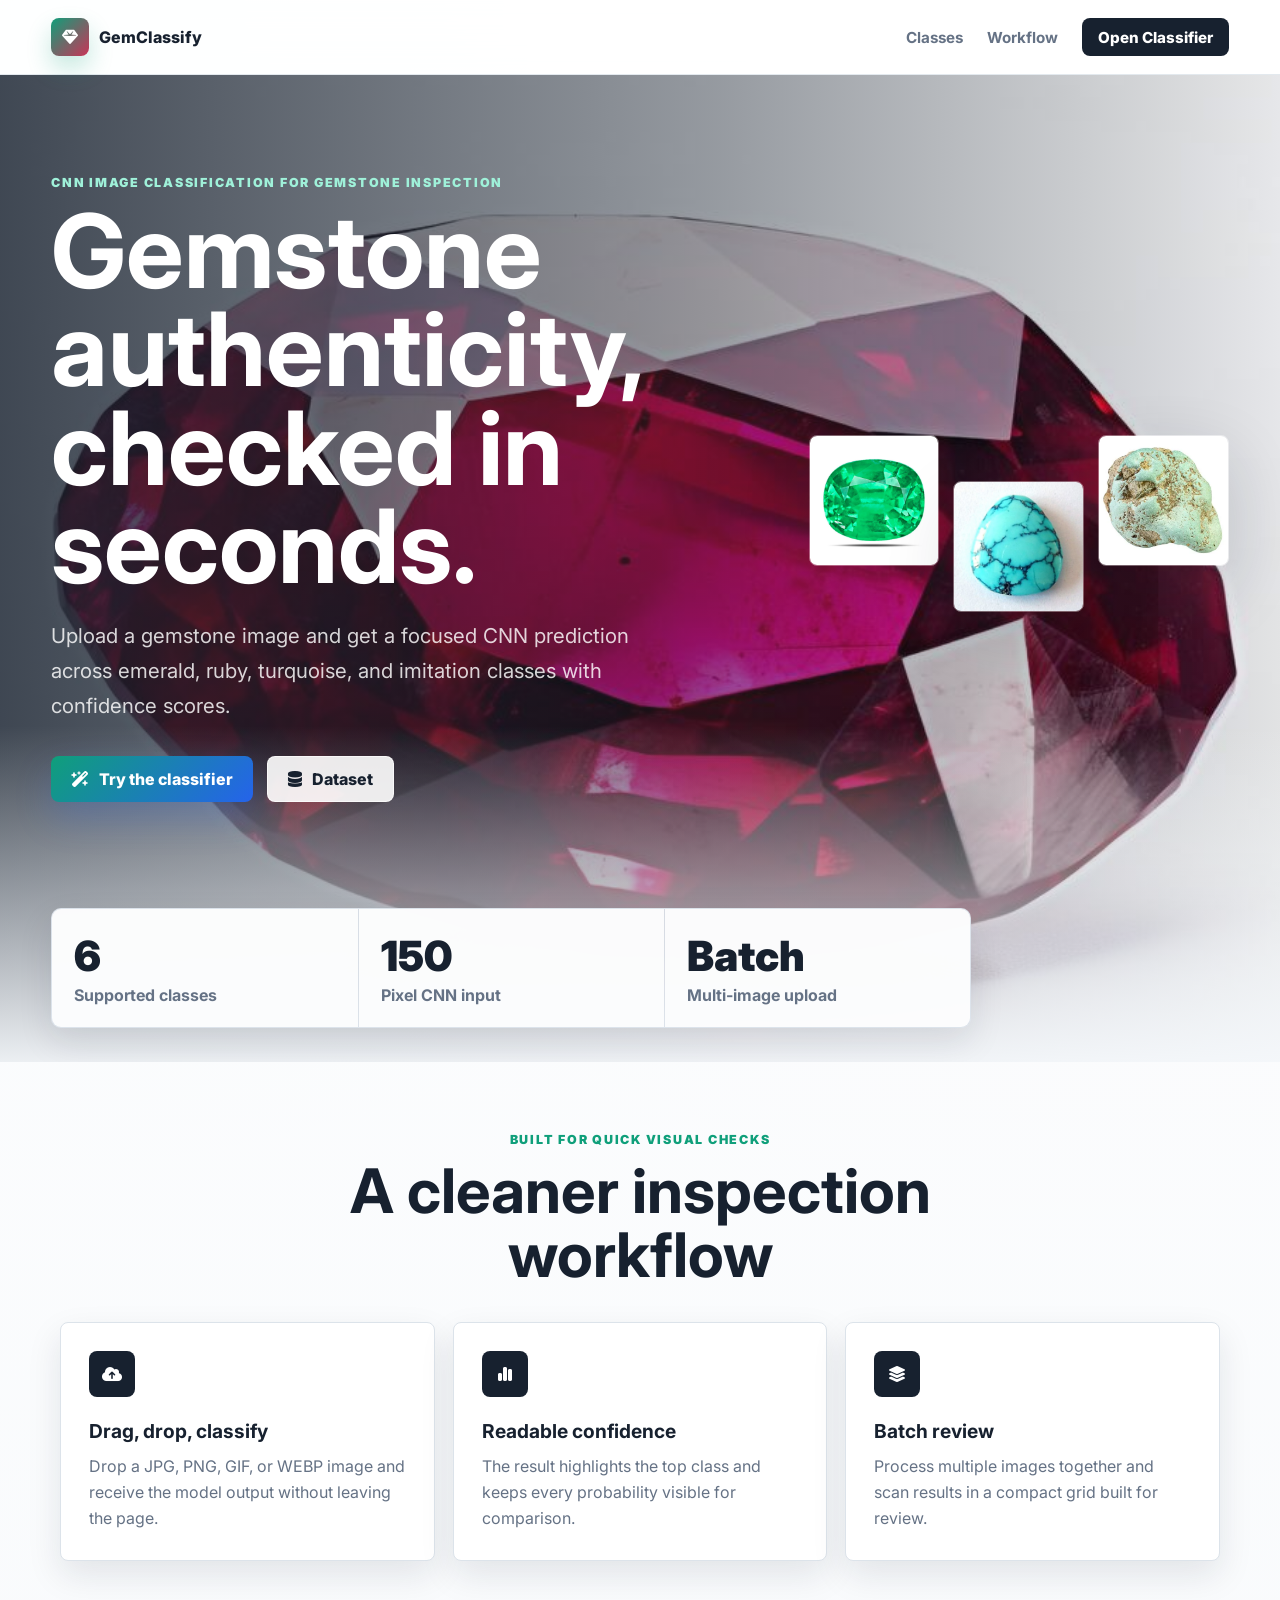
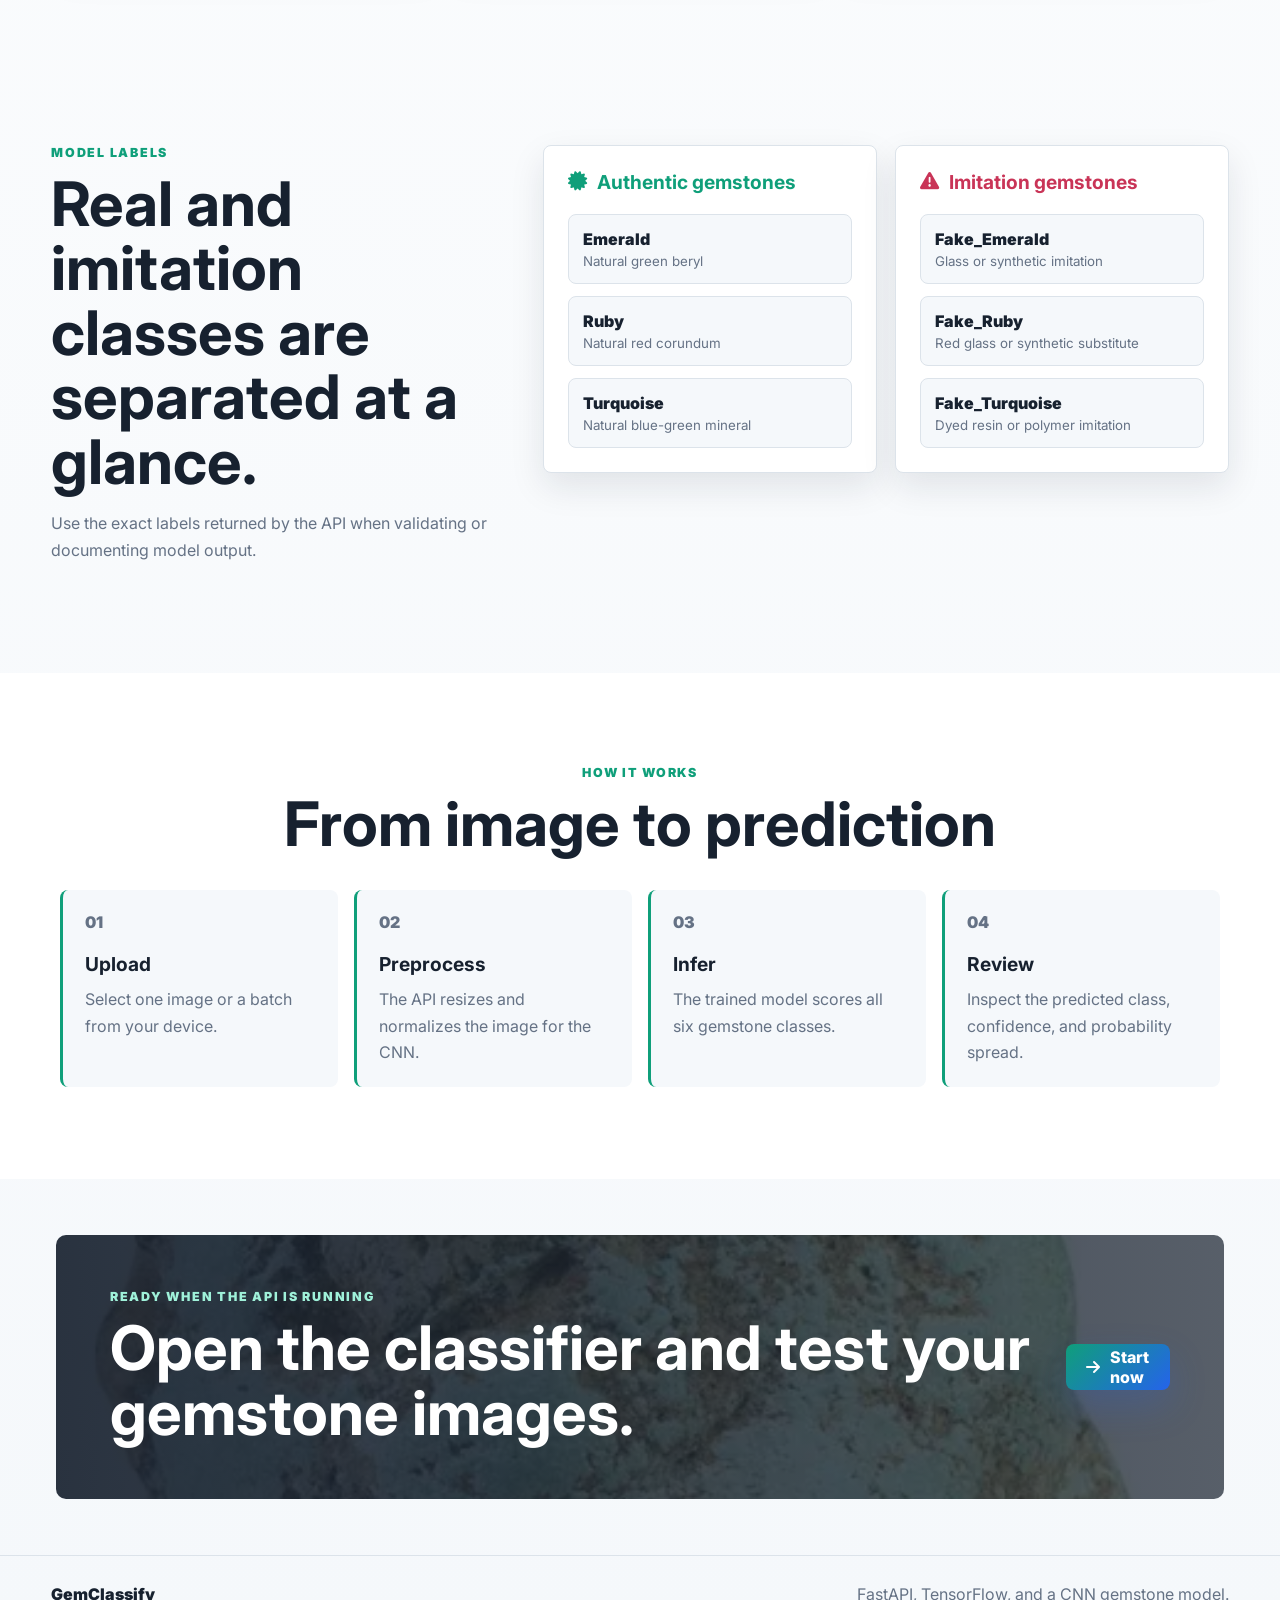
<file: index.html>
<!DOCTYPE html>
<html lang="en">

<head>
    <meta charset="UTF-8">
    <meta name="viewport" content="width=device-width, initial-scale=1.0">
    <title>GemClassify - CNN Gemstone Classification</title>
    <link rel="preconnect" href="https://fonts.googleapis.com">
    <link rel="preconnect" href="https://fonts.gstatic.com" crossorigin>
    <link href="https://fonts.googleapis.com/css2?family=Inter:wght@400;500;600;700;800&display=swap" rel="stylesheet">
    <link rel="stylesheet" href="https://cdnjs.cloudflare.com/ajax/libs/font-awesome/6.4.0/css/all.min.css">
    <link rel="stylesheet" href="styles.css">
</head>

<body class="site-body">
    <nav class="topbar">
        <a class="brand" href="./index.html">
            <span class="brand-mark"><i class="fa-solid fa-gem"></i></span>
            <span>GemClassify</span>
        </a>
        <div class="nav-links">
            <a href="#classes">Classes</a>
            <a href="#workflow">Workflow</a>
            <a href="./predict.html" class="button button-small">Open Classifier</a>
        </div>
    </nav>

    <main>
        <section class="hero">
            <div class="hero-media" aria-hidden="true">
                <img src="Downlode-test-images/EmeraldTestImage.png" alt="">
                <img src="Downlode-test-images/R.png" alt="">
                <img src="Downlode-test-images/OIP.jpg" alt="">
            </div>
            <div class="hero-content">
                <p class="eyebrow">CNN image classification for gemstone inspection</p>
                <h1>Gemstone authenticity, checked in seconds.</h1>
                <p class="hero-copy">
                    Upload a gemstone image and get a focused CNN prediction across emerald,
                    ruby, turquoise, and imitation classes with confidence scores.
                </p>
                <div class="hero-actions">
                    <a href="./predict.html" class="button button-primary">
                        <i class="fa-solid fa-wand-magic-sparkles"></i>
                        Try the classifier
                    </a>
                    <a href="https://www.kaggle.com/datasets/muhammadmuzamil5500/gemstones" target="_blank" rel="noopener noreferrer" class="button button-ghost">
                        <i class="fa-solid fa-database"></i>
                        Dataset
                    </a>
                </div>
            </div>
            <div class="hero-panel">
                <div class="metric">
                    <span>6</span>
                    <p>Supported classes</p>
                </div>
                <div class="metric">
                    <span>150</span>
                    <p>Pixel CNN input</p>
                </div>
                <div class="metric">
                    <span>Batch</span>
                    <p>Multi-image upload</p>
                </div>
            </div>
        </section>

        <section class="section section-tight">
            <div class="section-heading">
                <p class="eyebrow">Built for quick visual checks</p>
                <h2>A cleaner inspection workflow</h2>
            </div>
            <div class="feature-grid">
                <article class="feature-card">
                    <i class="fa-solid fa-cloud-arrow-up"></i>
                    <h3>Drag, drop, classify</h3>
                    <p>Drop a JPG, PNG, GIF, or WEBP image and receive the model output without leaving the page.</p>
                </article>
                <article class="feature-card">
                    <i class="fa-solid fa-chart-simple"></i>
                    <h3>Readable confidence</h3>
                    <p>The result highlights the top class and keeps every probability visible for comparison.</p>
                </article>
                <article class="feature-card">
                    <i class="fa-solid fa-layer-group"></i>
                    <h3>Batch review</h3>
                    <p>Process multiple images together and scan results in a compact grid built for review.</p>
                </article>
            </div>
        </section>

        <section class="section split-section" id="classes">
            <div class="section-heading align-left">
                <p class="eyebrow">Model labels</p>
                <h2>Real and imitation classes are separated at a glance.</h2>
                <p>Use the exact labels returned by the API when validating or documenting model output.</p>
            </div>
            <div class="class-columns">
                <article class="class-panel authentic">
                    <h3><i class="fa-solid fa-certificate"></i> Authentic gemstones</h3>
                    <ul>
                        <li><span>Emerald</span><small>Natural green beryl</small></li>
                        <li><span>Ruby</span><small>Natural red corundum</small></li>
                        <li><span>Turquoise</span><small>Natural blue-green mineral</small></li>
                    </ul>
                </article>
                <article class="class-panel imitation">
                    <h3><i class="fa-solid fa-triangle-exclamation"></i> Imitation gemstones</h3>
                    <ul>
                        <li><span>Fake_Emerald</span><small>Glass or synthetic imitation</small></li>
                        <li><span>Fake_Ruby</span><small>Red glass or synthetic substitute</small></li>
                        <li><span>Fake_Turquoise</span><small>Dyed resin or polymer imitation</small></li>
                    </ul>
                </article>
            </div>
        </section>

        <section class="section workflow" id="workflow">
            <div class="section-heading">
                <p class="eyebrow">How it works</p>
                <h2>From image to prediction</h2>
            </div>
            <div class="timeline">
                <div><span>01</span><h3>Upload</h3><p>Select one image or a batch from your device.</p></div>
                <div><span>02</span><h3>Preprocess</h3><p>The API resizes and normalizes the image for the CNN.</p></div>
                <div><span>03</span><h3>Infer</h3><p>The trained model scores all six gemstone classes.</p></div>
                <div><span>04</span><h3>Review</h3><p>Inspect the predicted class, confidence, and probability spread.</p></div>
            </div>
        </section>

        <section class="cta-band">
            <div>
                <p class="eyebrow">Ready when the API is running</p>
                <h2>Open the classifier and test your gemstone images.</h2>
            </div>
            <a href="./predict.html" class="button button-primary">
                <i class="fa-solid fa-arrow-right"></i>
                Start now
            </a>
        </section>
    </main>

    <footer class="footer">
        <span>GemClassify</span>
        <p>FastAPI, TensorFlow, and a CNN gemstone model.</p>
    </footer>
</body>

</html>
</file>
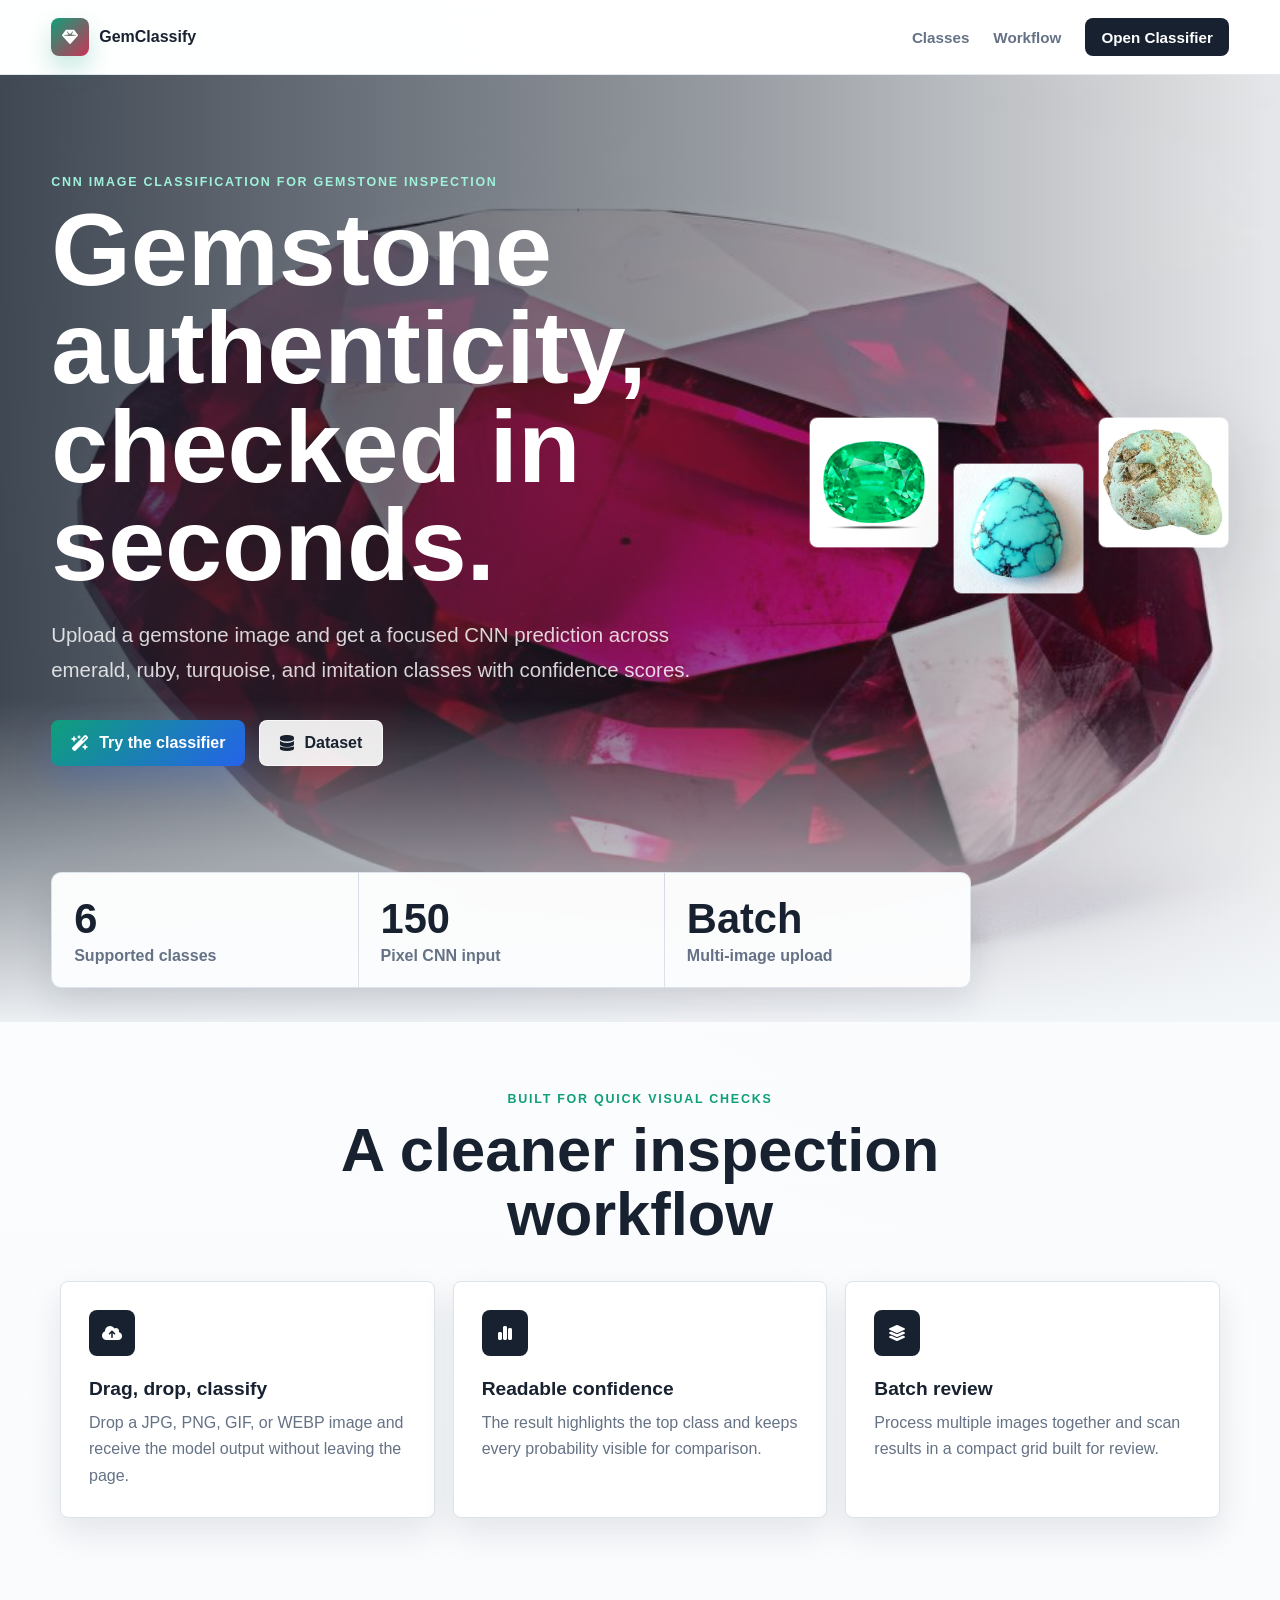
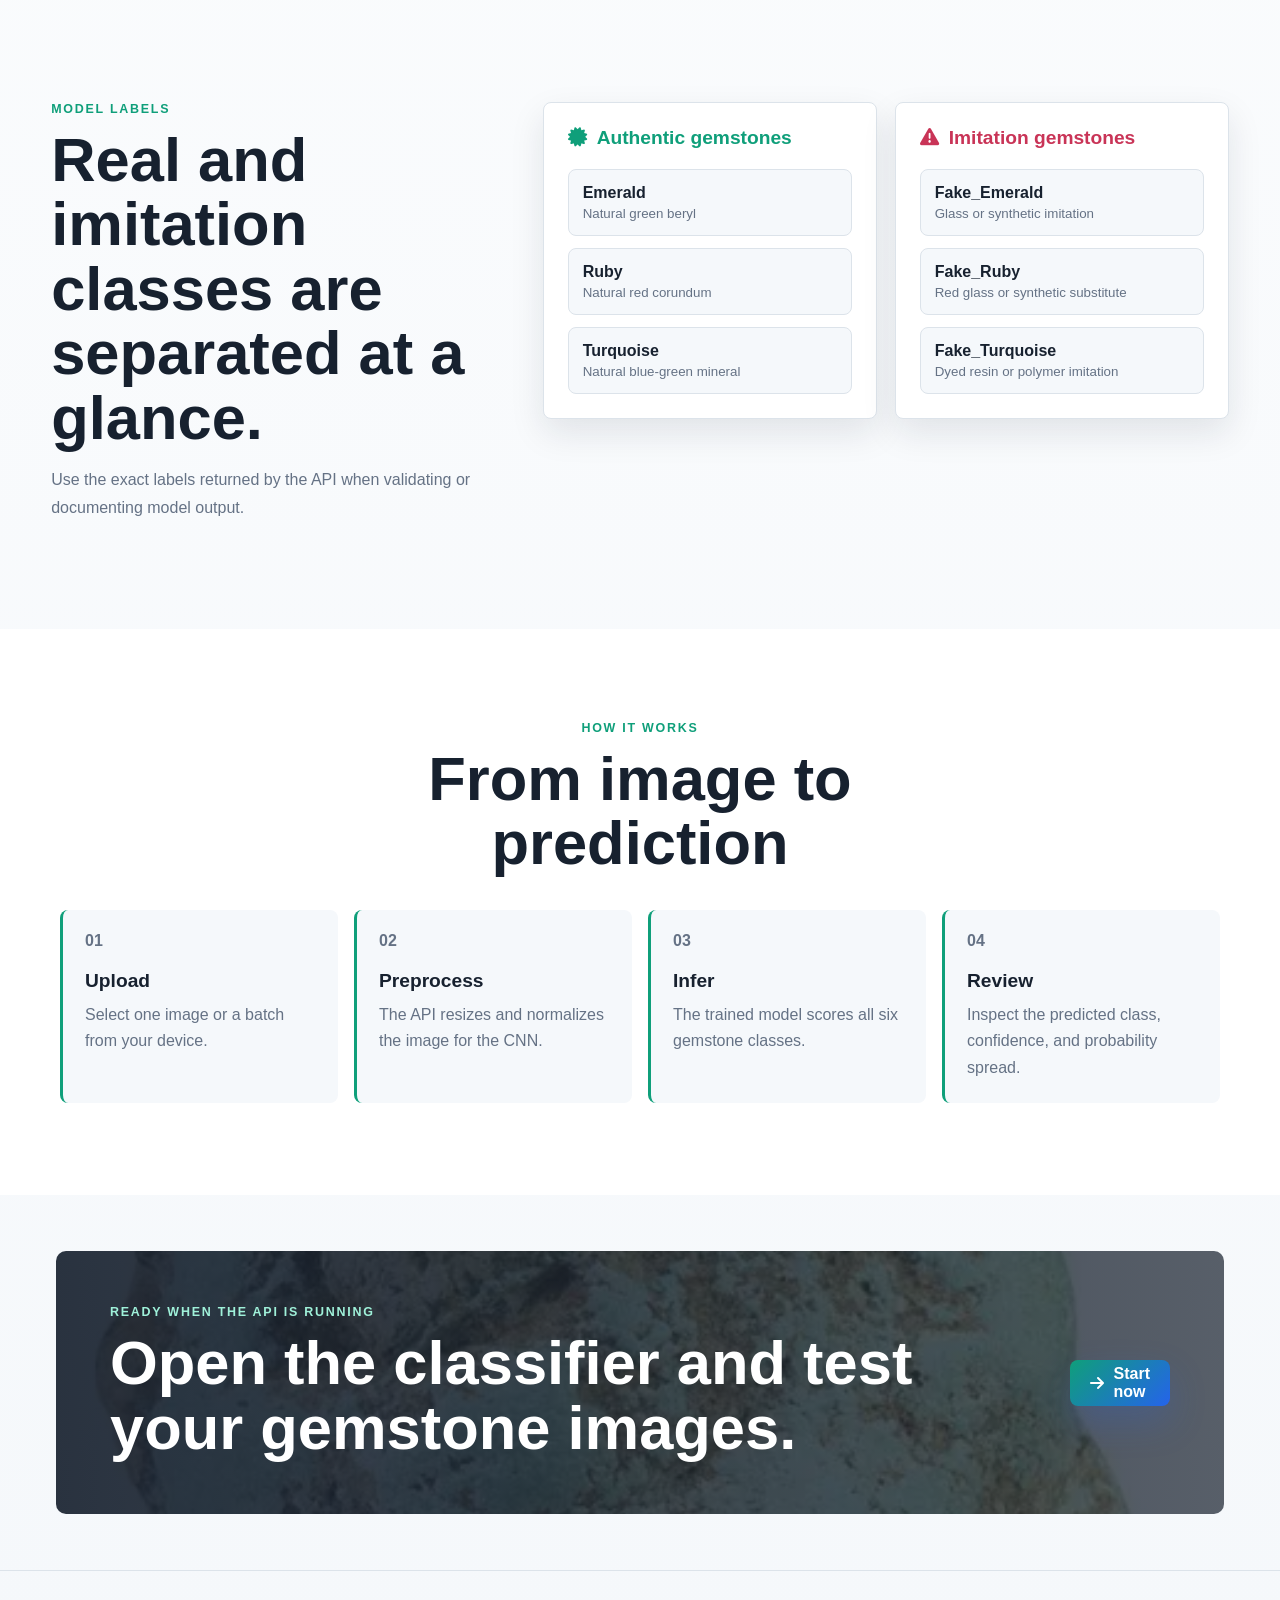
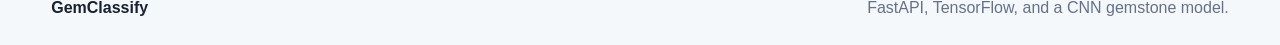
<file: landing.html>
<!DOCTYPE html>
<html lang="en">

<head>
    <meta charset="UTF-8">
    <meta http-equiv="refresh" content="0; url=/">
    <meta name="viewport" content="width=device-width, initial-scale=1.0">
    <title>GemClassify</title>
</head>

<body>
    <p><a href="/">Open GemClassify</a></p>
</body>

</html>
</file>
<file: styles.css>
:root {
    --ink: #17212f;
    --muted: #657285;
    --line: #dce3ea;
    --surface: #ffffff;
    --surface-soft: #f5f8fb;
    --emerald: #0f9f7a;
    --ruby: #c93457;
    --amber: #d88a24;
    --blue: #2563eb;
    --violet: #6d5dfc;
    --shadow: 0 24px 70px rgba(23, 33, 47, 0.14);
    --shadow-soft: 0 14px 34px rgba(23, 33, 47, 0.1);
}

* {
    box-sizing: border-box;
}

html {
    scroll-behavior: smooth;
}

body {
    margin: 0;
    font-family: Inter, "Segoe UI", Arial, sans-serif;
    color: var(--ink);
    background: var(--surface-soft);
}

a {
    color: inherit;
    text-decoration: none;
}

img {
    max-width: 100%;
    display: block;
}

button,
input,
label {
    font: inherit;
}

.site-body {
    background:
        linear-gradient(180deg, rgba(255, 255, 255, 0.88), rgba(245, 248, 251, 0.96)),
        radial-gradient(circle at top left, rgba(15, 159, 122, 0.18), transparent 34%),
        radial-gradient(circle at 85% 10%, rgba(201, 52, 87, 0.12), transparent 30%),
        var(--surface-soft);
}

.topbar {
    position: sticky;
    top: 0;
    z-index: 20;
    display: flex;
    align-items: center;
    justify-content: space-between;
    gap: 24px;
    padding: 18px clamp(18px, 4vw, 56px);
    background: rgba(255, 255, 255, 0.82);
    border-bottom: 1px solid rgba(220, 227, 234, 0.78);
    backdrop-filter: blur(18px);
}

.brand {
    display: inline-flex;
    align-items: center;
    gap: 10px;
    font-weight: 800;
    letter-spacing: 0;
}

.brand-mark {
    display: grid;
    width: 38px;
    height: 38px;
    place-items: center;
    color: #fff;
    background: linear-gradient(135deg, var(--emerald), var(--ruby));
    border-radius: 8px;
    box-shadow: 0 12px 24px rgba(15, 159, 122, 0.24);
}

.nav-links {
    display: flex;
    align-items: center;
    gap: 24px;
    color: var(--muted);
    font-size: 0.95rem;
    font-weight: 700;
}

.nav-links a:hover {
    color: var(--ink);
}

.button {
    display: inline-flex;
    align-items: center;
    justify-content: center;
    gap: 10px;
    min-height: 46px;
    padding: 0 20px;
    border: 0;
    border-radius: 8px;
    cursor: pointer;
    font-weight: 800;
    transition: transform 180ms ease, box-shadow 180ms ease, background 180ms ease;
}

.button:hover {
    transform: translateY(-2px);
}

.button-primary {
    color: #fff;
    background: linear-gradient(135deg, var(--emerald), var(--blue));
    box-shadow: 0 16px 36px rgba(37, 99, 235, 0.22);
}

.button-secondary {
    color: var(--ink);
    background: #eef3f7;
}

.button-ghost {
    color: var(--ink);
    background: rgba(255, 255, 255, 0.9);
    border: 1px solid rgba(255, 255, 255, 0.68);
}

.button-small {
    min-height: 38px;
    padding: 0 16px;
    color: #fff;
    background: var(--ink);
}

.hero {
    position: relative;
    min-height: calc(100vh - 74px);
    display: grid;
    grid-template-columns: minmax(0, 1fr) minmax(280px, 420px);
    align-items: end;
    gap: 36px;
    padding: clamp(46px, 8vw, 100px) clamp(18px, 4vw, 56px) 34px;
    overflow: hidden;
}

.hero::before {
    content: "";
    position: absolute;
    inset: 0;
    background:
        linear-gradient(90deg, rgba(23, 33, 47, 0.82), rgba(23, 33, 47, 0.44) 56%, rgba(23, 33, 47, 0.08)),
        url("Downlode-test-images/of-ruby-isolated-on-white-background-generative-ai-photo.jpg") center / cover;
    z-index: -2;
}

.hero::after {
    content: "";
    position: absolute;
    inset: auto 0 0;
    height: 34%;
    background: linear-gradient(180deg, transparent, rgba(245, 248, 251, 0.95));
    z-index: -1;
}

.hero-content {
    grid-column: 1;
    grid-row: 1;
    max-width: 780px;
    color: #fff;
    padding-bottom: min(8vh, 70px);
}

.eyebrow {
    margin: 0 0 12px;
    color: var(--emerald);
    font-size: 0.78rem;
    font-weight: 900;
    letter-spacing: 0.14em;
    text-transform: uppercase;
}

.hero .eyebrow,
.cta-band .eyebrow,
.side-panel .eyebrow {
    color: #9ff1d9;
}

.hero h1 {
    max-width: 760px;
    margin: 0;
    font-size: clamp(3rem, 8vw, 6.8rem);
    line-height: 0.96;
    letter-spacing: 0;
}

.hero-copy {
    max-width: 640px;
    margin: 24px 0 0;
    color: rgba(255, 255, 255, 0.82);
    font-size: clamp(1.05rem, 2vw, 1.28rem);
    line-height: 1.7;
}

.hero-actions {
    display: flex;
    flex-wrap: wrap;
    gap: 14px;
    margin-top: 32px;
}

.hero-media {
    grid-column: 2;
    grid-row: 1;
    align-self: center;
    display: grid;
    gap: 14px;
    grid-template-columns: repeat(3, minmax(76px, 1fr));
    width: min(100%, 420px);
}

.hero-media img {
    aspect-ratio: 1;
    width: 100%;
    object-fit: cover;
    border: 1px solid rgba(255, 255, 255, 0.36);
    border-radius: 8px;
    box-shadow: var(--shadow);
}

.hero-media img:nth-child(2) {
    margin-top: 46px;
}

.hero-panel {
    grid-column: 1 / -1;
    display: grid;
    grid-template-columns: repeat(3, 1fr);
    gap: 1px;
    width: min(920px, 100%);
    background: rgba(220, 227, 234, 0.9);
    border: 1px solid rgba(220, 227, 234, 0.9);
    border-radius: 10px;
    overflow: hidden;
    box-shadow: var(--shadow-soft);
}

.metric {
    padding: 22px;
    background: rgba(255, 255, 255, 0.9);
}

.metric span {
    display: block;
    margin-bottom: 4px;
    color: var(--ink);
    font-size: clamp(1.8rem, 4vw, 2.6rem);
    font-weight: 900;
}

.metric p {
    margin: 0;
    color: var(--muted);
    font-weight: 700;
}

.section {
    padding: clamp(54px, 8vw, 92px) clamp(18px, 4vw, 56px);
}

.section-tight {
    padding-top: 70px;
}

.section-heading {
    max-width: 720px;
    margin: 0 auto 34px;
    text-align: center;
}

.section-heading.align-left {
    margin: 0;
    text-align: left;
}

.section-heading h2,
.cta-band h2,
.side-panel h1 {
    margin: 0;
    font-size: clamp(2rem, 4.8vw, 4rem);
    line-height: 1.05;
    letter-spacing: 0;
}

.section-heading p:not(.eyebrow),
.side-panel p {
    color: var(--muted);
    line-height: 1.7;
}

.feature-grid {
    display: grid;
    grid-template-columns: repeat(3, 1fr);
    gap: 18px;
    max-width: 1160px;
    margin: 0 auto;
}

.feature-card,
.class-panel,
.workspace,
.side-panel,
.reference-list,
.prediction-card,
.probability-card {
    border: 1px solid var(--line);
    border-radius: 8px;
    background: var(--surface);
    box-shadow: var(--shadow-soft);
}

.feature-card {
    padding: 28px;
}

.feature-card i {
    display: grid;
    width: 46px;
    height: 46px;
    place-items: center;
    margin-bottom: 22px;
    color: #fff;
    background: var(--ink);
    border-radius: 8px;
}

.feature-card h3,
.class-panel h3,
.timeline h3 {
    margin: 0 0 10px;
    font-size: 1.2rem;
}

.feature-card p,
.timeline p {
    margin: 0;
    color: var(--muted);
    line-height: 1.65;
}

.split-section {
    display: grid;
    grid-template-columns: minmax(260px, 0.8fr) minmax(0, 1.2fr);
    gap: 34px;
    align-items: start;
}

.class-columns {
    display: grid;
    grid-template-columns: repeat(2, minmax(0, 1fr));
    gap: 18px;
}

.class-panel {
    padding: 24px;
}

.class-panel h3 {
    display: flex;
    align-items: center;
    gap: 10px;
}

.class-panel ul {
    display: grid;
    gap: 12px;
    margin: 20px 0 0;
    padding: 0;
    list-style: none;
}

.class-panel li {
    padding: 14px;
    border: 1px solid var(--line);
    border-radius: 8px;
    background: var(--surface-soft);
}

.class-panel span,
.class-panel small {
    display: block;
}

.class-panel span {
    font-weight: 900;
}

.class-panel small {
    margin-top: 4px;
    color: var(--muted);
}

.authentic h3 {
    color: var(--emerald);
}

.imitation h3 {
    color: var(--ruby);
}

.workflow {
    background: #fff;
}

.timeline {
    display: grid;
    grid-template-columns: repeat(4, 1fr);
    gap: 16px;
    max-width: 1160px;
    margin: 0 auto;
}

.timeline div {
    padding: 22px;
    border-left: 3px solid var(--emerald);
    background: var(--surface-soft);
    border-radius: 8px;
}

.timeline span {
    display: inline-block;
    margin-bottom: 20px;
    color: var(--muted);
    font-weight: 900;
}

.cta-band {
    display: flex;
    align-items: center;
    justify-content: space-between;
    gap: 28px;
    margin: clamp(28px, 5vw, 56px);
    padding: clamp(28px, 5vw, 54px);
    color: #fff;
    background:
        linear-gradient(90deg, rgba(23, 33, 47, 0.92), rgba(23, 33, 47, 0.72)),
        url("Downlode-test-images/OIP.jpg") center / cover;
    border-radius: 10px;
}

.footer {
    display: flex;
    justify-content: space-between;
    gap: 20px;
    padding: 28px clamp(18px, 4vw, 56px);
    border-top: 1px solid var(--line);
    color: var(--muted);
}

.footer span {
    color: var(--ink);
    font-weight: 900;
}

.footer p {
    margin: 0;
}

.app-body {
    min-height: 100vh;
    background:
        linear-gradient(135deg, rgba(15, 159, 122, 0.14), transparent 34%),
        linear-gradient(315deg, rgba(201, 52, 87, 0.12), transparent 38%),
        var(--surface-soft);
}

.app-topbar {
    position: static;
}

.status-pill {
    display: inline-flex;
    align-items: center;
    gap: 10px;
    min-height: 38px;
    padding: 0 14px;
    border: 1px solid var(--line);
    border-radius: 999px;
    background: #fff;
    color: var(--muted);
    font-weight: 800;
}

.status-dot {
    width: 10px;
    height: 10px;
    border-radius: 50%;
    background: var(--ruby);
    box-shadow: 0 0 0 5px rgba(201, 52, 87, 0.12);
}

.status-dot.active {
    background: var(--emerald);
    box-shadow: 0 0 0 5px rgba(15, 159, 122, 0.14);
}

.app-shell {
    display: grid;
    grid-template-columns: minmax(280px, 390px) minmax(0, 1fr);
    gap: 22px;
    width: min(1440px, calc(100% - 36px));
    margin: 22px auto 42px;
}

.side-panel,
.workspace {
    padding: clamp(22px, 3vw, 34px);
}

.side-panel {
    position: sticky;
    top: 22px;
    align-self: start;
    color: #fff;
    background:
        linear-gradient(180deg, rgba(23, 33, 47, 0.78), rgba(23, 33, 47, 0.96)),
        url("Downlode-test-images/of-ruby-isolated-on-white-background-generative-ai-photo.jpg") center / cover;
    border: 0;
}

.side-panel p {
    color: rgba(255, 255, 255, 0.76);
}

.mini-gallery {
    display: grid;
    grid-template-columns: repeat(3, 1fr);
    gap: 10px;
    margin: 28px 0;
}

.mini-gallery img {
    aspect-ratio: 1;
    object-fit: cover;
    border: 1px solid rgba(255, 255, 255, 0.28);
    border-radius: 8px;
}

.reference-list {
    padding: 18px;
    background: rgba(255, 255, 255, 0.1);
    border-color: rgba(255, 255, 255, 0.18);
    box-shadow: none;
}

.reference-list h2 {
    margin: 0 0 14px;
    font-size: 1rem;
}

.reference-list div {
    display: flex;
    flex-wrap: wrap;
    gap: 8px;
}

.reference-list span {
    padding: 7px 10px;
    color: #fff;
    background: rgba(255, 255, 255, 0.12);
    border-radius: 999px;
    font-size: 0.82rem;
    font-weight: 800;
}

.workspace {
    min-height: 720px;
}

.mode-selector {
    display: grid;
    grid-template-columns: repeat(2, minmax(0, 1fr));
    gap: 8px;
    padding: 6px;
    margin-bottom: 24px;
    background: #eef3f7;
    border-radius: 10px;
}

.mode-btn {
    display: inline-flex;
    align-items: center;
    justify-content: center;
    gap: 10px;
    min-height: 50px;
    color: var(--muted);
    background: transparent;
    border: 0;
    border-radius: 8px;
    cursor: pointer;
    font-weight: 900;
}

.mode-btn.active {
    color: var(--ink);
    background: #fff;
    box-shadow: 0 8px 18px rgba(23, 33, 47, 0.08);
}

.mode-section {
    display: none;
}

.mode-section.active {
    display: block;
}

.upload-area,
.batch-upload-area {
    display: grid;
    min-height: 430px;
    place-items: center;
    align-content: center;
    gap: 14px;
    padding: clamp(26px, 6vw, 70px);
    text-align: center;
    border: 2px dashed #b9c6d5;
    border-radius: 10px;
    background:
        linear-gradient(180deg, rgba(255, 255, 255, 0.86), rgba(245, 248, 251, 0.86)),
        repeating-linear-gradient(135deg, rgba(15, 159, 122, 0.08) 0 1px, transparent 1px 12px);
    cursor: pointer;
    transition: border-color 180ms ease, transform 180ms ease, background 180ms ease;
}

.upload-area:hover,
.batch-upload-area:hover,
.upload-area.dragover,
.batch-upload-area.dragover {
    border-color: var(--emerald);
    background: #f0fbf7;
}

.upload-icon {
    display: grid;
    width: 74px;
    height: 74px;
    place-items: center;
    color: #fff;
    background: linear-gradient(135deg, var(--emerald), var(--blue));
    border-radius: 10px;
    box-shadow: 0 18px 38px rgba(15, 159, 122, 0.22);
    font-size: 1.7rem;
}

.upload-area h2,
.batch-upload-area h2 {
    margin: 8px 0 0;
    font-size: clamp(1.7rem, 4vw, 2.8rem);
    letter-spacing: 0;
}

.upload-area p,
.batch-upload-area p {
    max-width: 520px;
    margin: 0;
    color: var(--muted);
    line-height: 1.65;
}

.upload-area small,
.batch-upload-area small,
.loading-container small {
    color: var(--muted);
    font-weight: 700;
}

.loading-container {
    display: grid;
    min-height: 430px;
    place-items: center;
    align-content: center;
    gap: 16px;
    text-align: center;
}

.spinner {
    width: 62px;
    height: 62px;
    border: 5px solid #dce3ea;
    border-top-color: var(--emerald);
    border-radius: 50%;
    animation: spin 900ms linear infinite;
}

@keyframes spin {
    to {
        transform: rotate(360deg);
    }
}

.result-container {
    display: grid;
    grid-template-columns: minmax(240px, 0.85fr) minmax(280px, 1fr);
    gap: 22px;
}

.result-preview {
    display: grid;
    min-height: 520px;
    place-items: center;
    padding: 18px;
    border-radius: 10px;
    background: #101826;
}

.result-preview img {
    max-height: 500px;
    object-fit: contain;
    border-radius: 8px;
}

.result-details {
    display: grid;
    align-content: start;
    gap: 16px;
}

.prediction-card {
    padding: 28px;
    color: #fff;
    background:
        linear-gradient(135deg, rgba(15, 159, 122, 0.95), rgba(37, 99, 235, 0.92)),
        var(--emerald);
    border: 0;
}

.prediction-card span,
.prediction-card p {
    margin: 0;
    color: rgba(255, 255, 255, 0.78);
    font-weight: 800;
}

.prediction-card h2 {
    margin: 10px 0;
    font-size: clamp(2.1rem, 5vw, 4rem);
    line-height: 1;
    letter-spacing: 0;
}

.probability-card {
    padding: 22px;
}

.probability-card h3 {
    margin: 0 0 16px;
}

.probability-list {
    display: grid;
    gap: 12px;
}

.probability-item {
    display: grid;
    grid-template-columns: minmax(98px, 150px) 1fr 54px;
    align-items: center;
    gap: 12px;
}

.probability-label,
.probability-value {
    color: var(--ink);
    font-size: 0.9rem;
    font-weight: 800;
}

.probability-value {
    text-align: right;
}

.probability-bar {
    height: 12px;
    overflow: hidden;
    background: #e9eef4;
    border-radius: 999px;
}

.probability-fill {
    height: 100%;
    min-width: 2px;
    background: linear-gradient(90deg, var(--emerald), var(--blue));
    border-radius: inherit;
}

.batch-header {
    display: flex;
    align-items: center;
    justify-content: space-between;
    gap: 16px;
    margin-bottom: 18px;
}

.batch-header h2 {
    margin: 0;
    font-size: 2rem;
}

.batch-stats {
    display: grid;
    grid-template-columns: repeat(3, 1fr);
    gap: 12px;
    margin-bottom: 20px;
}

.batch-stats div {
    padding: 18px;
    background: var(--surface-soft);
    border: 1px solid var(--line);
    border-radius: 8px;
}

.batch-stats span,
.batch-stats strong {
    display: block;
}

.batch-stats span {
    color: var(--muted);
    font-size: 0.84rem;
    font-weight: 800;
}

.batch-stats strong {
    margin-top: 8px;
    font-size: 2rem;
}

.progress-bar {
    width: min(360px, 100%);
    height: 10px;
    overflow: hidden;
    background: #e9eef4;
    border-radius: 999px;
}

.progress-fill {
    width: 0;
    height: 100%;
    background: linear-gradient(90deg, var(--emerald), var(--blue));
}

.batch-results-grid {
    display: grid;
    grid-template-columns: repeat(auto-fill, minmax(220px, 1fr));
    gap: 16px;
}

.result-card {
    overflow: hidden;
    border: 1px solid var(--line);
    border-radius: 8px;
    background: #fff;
    box-shadow: 0 8px 20px rgba(23, 33, 47, 0.08);
    cursor: pointer;
    transition: transform 180ms ease, box-shadow 180ms ease;
}

.result-card:hover {
    transform: translateY(-3px);
    box-shadow: var(--shadow-soft);
}

.result-card img,
.result-card-error-art {
    width: 100%;
    height: 170px;
    object-fit: cover;
    background: #eef3f7;
}

.result-card-error-art {
    display: grid;
    place-items: center;
    color: var(--ruby);
    font-size: 2rem;
}

.result-card-content {
    padding: 14px;
}

.result-card-filename {
    overflow: hidden;
    margin-bottom: 10px;
    color: var(--muted);
    font-size: 0.85rem;
    font-weight: 800;
    text-overflow: ellipsis;
    white-space: nowrap;
}

.result-card-class {
    margin-bottom: 10px;
    color: var(--ink);
    font-size: 1.08rem;
    font-weight: 900;
}

.result-card-confidence {
    display: flex;
    justify-content: space-between;
    gap: 12px;
    color: var(--muted);
    font-size: 0.9rem;
    font-weight: 700;
}

.result-card-confidence strong {
    color: var(--emerald);
}

.toast {
    position: fixed;
    left: 50%;
    bottom: 20px;
    z-index: 40;
    max-width: min(520px, calc(100% - 32px));
    padding: 14px 18px;
    color: #fff;
    background: var(--ink);
    border-radius: 8px;
    box-shadow: var(--shadow);
    opacity: 0;
    pointer-events: none;
    transform: translate(-50%, 18px);
    transition: opacity 180ms ease, transform 180ms ease;
    font-weight: 800;
}

.toast.show {
    opacity: 1;
    transform: translate(-50%, 0);
}

.toast.success {
    background: var(--emerald);
}

.toast.warning {
    background: var(--amber);
}

.toast.danger {
    background: var(--ruby);
}

.detail-modal {
    position: fixed;
    inset: 0;
    z-index: 50;
    display: none;
    place-items: center;
    padding: 20px;
    background: rgba(16, 24, 38, 0.66);
}

.detail-modal.open {
    display: grid;
}

.detail-modal-panel {
    position: relative;
    width: min(620px, 100%);
    max-height: 88vh;
    overflow: auto;
    padding: 24px;
    background: #fff;
    border-radius: 10px;
    box-shadow: var(--shadow);
}

.icon-button {
    position: absolute;
    top: 14px;
    right: 14px;
    display: grid;
    width: 38px;
    height: 38px;
    place-items: center;
    border: 0;
    border-radius: 8px;
    background: #eef3f7;
    cursor: pointer;
}

.modal-title {
    margin: 0 44px 8px 0;
    font-size: 1.8rem;
}

.modal-subtitle {
    margin: 0 0 18px;
    color: var(--muted);
    font-weight: 700;
}

@media (max-width: 1080px) {
    .hero,
    .split-section,
    .app-shell {
        grid-template-columns: 1fr;
    }

    .hero-content {
        grid-column: auto;
        grid-row: auto;
        padding-bottom: 0;
    }

    .hero-media {
        grid-column: auto;
        grid-row: auto;
    }

    .side-panel {
        position: static;
    }

    .timeline,
    .feature-grid {
        grid-template-columns: repeat(2, 1fr);
    }
}

@media (max-width: 760px) {
    .topbar {
        align-items: flex-start;
        flex-direction: column;
    }

    .nav-links {
        width: 100%;
        justify-content: space-between;
        gap: 12px;
        font-size: 0.88rem;
    }

    .hero {
        min-height: auto;
    }

    .hero::before {
        background:
            linear-gradient(180deg, rgba(23, 33, 47, 0.86), rgba(23, 33, 47, 0.62)),
            url("Downlode-test-images/of-ruby-isolated-on-white-background-generative-ai-photo.jpg") center / cover;
    }

    .hero-media,
    .hero-panel,
    .feature-grid,
    .class-columns,
    .timeline,
    .result-container,
    .batch-stats {
        grid-template-columns: 1fr;
    }

    .hero-panel {
        margin-top: 18px;
    }

    .cta-band,
    .footer,
    .batch-header {
        align-items: flex-start;
        flex-direction: column;
    }

    .app-shell {
        width: min(100% - 24px, 1440px);
    }

    .mode-selector {
        grid-template-columns: 1fr;
    }

    .result-preview {
        min-height: 320px;
    }

    .probability-item {
        grid-template-columns: 1fr 48px;
    }

    .probability-bar {
        grid-column: 1 / -1;
        grid-row: 2;
    }
}

@media (max-width: 520px) {
    .nav-links a:not(.button) {
        display: none;
    }

    .nav-links,
    .nav-links .button {
        width: 100%;
    }

    .hero-actions .button,
    .cta-band .button,
    .batch-header .button {
        width: 100%;
    }

    .upload-area,
    .batch-upload-area,
    .loading-container {
        min-height: 360px;
    }
}
</file>
